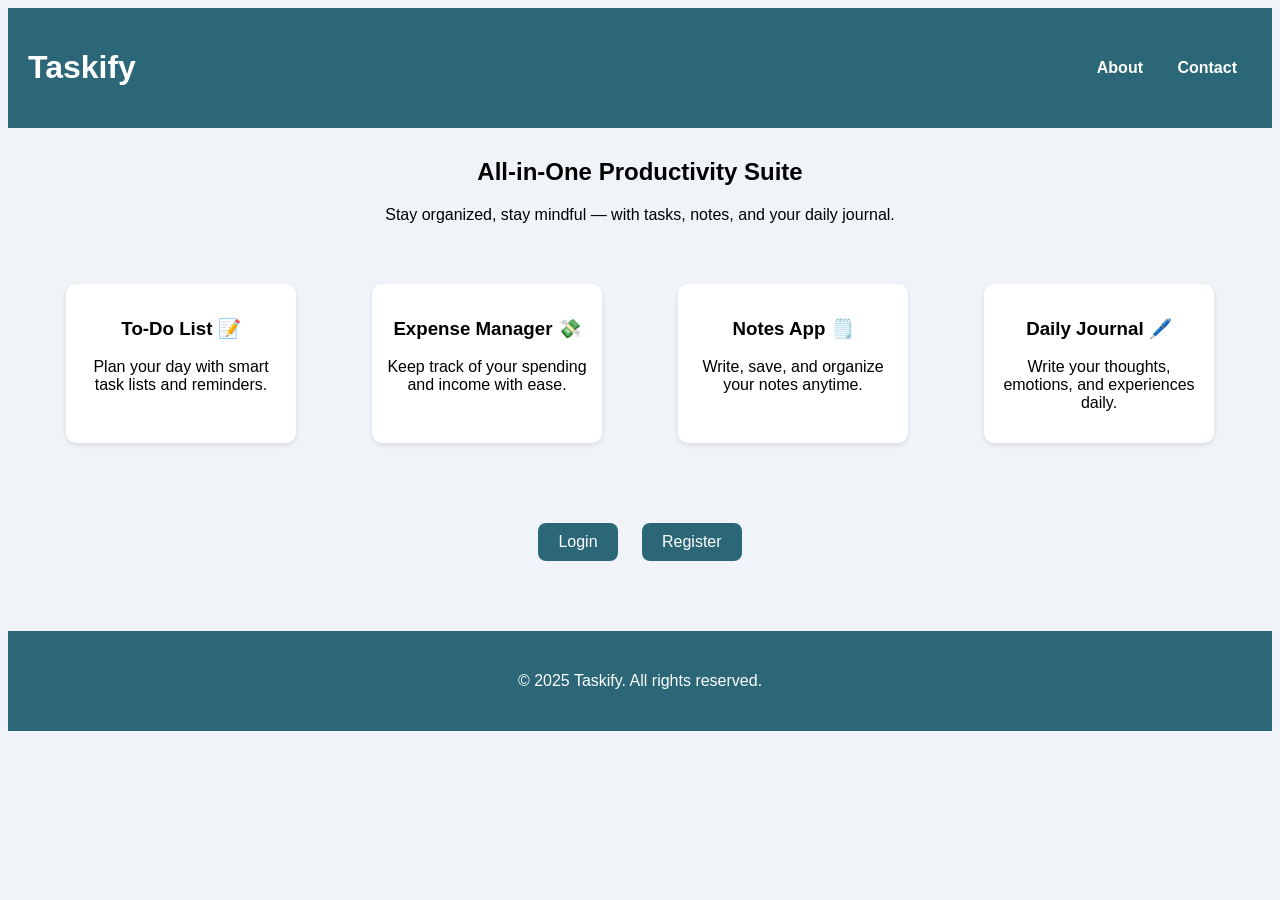
<file: index.html>
<!DOCTYPE html>
<html lang="en">
<head>
  <meta charset="UTF-8" />
  <title>Taskify</title>
  <link rel="stylesheet" href="style.css" />
</head>
<body>

  <header>
    <h1>Taskify</h1>
    <nav>
      <a href="about.html">About</a>
      <a href="contact.html">Contact</a>
    </nav>
  </header>

  <section class="hero">
    <h2>All-in-One Productivity Suite</h2>
    <p>Stay organized, stay mindful — with tasks, notes, and your daily journal.</p>
  </section>

  <section class="features">
    <div class="card">
      <h3>To-Do List 📝</h3>
      <p>Plan your day with smart task lists and reminders.</p>
    </div>
    <div class="card">
      <h3>Expense Manager 💸</h3>
      <p>Keep track of your spending and income with ease.</p>
    </div>
    <div class="card">
      <h3>Notes App 🗒️</h3>
      <p>Write, save, and organize your notes anytime.</p>
    </div>
    <div class="card">
      <h3>Daily Journal 🖊️</h3>
      <p>Write your thoughts, emotions, and experiences daily.</p>
    </div>
  </section>

  <section class="button">
    <button onclick="location.href='login.html'">Login</button>
    <button onclick="location.href='register.html'">Register</button>
  </section>

  <footer>
    <p>© 2025 Taskify. All rights reserved.</p>
  </footer>

</body>
</html>
</file>
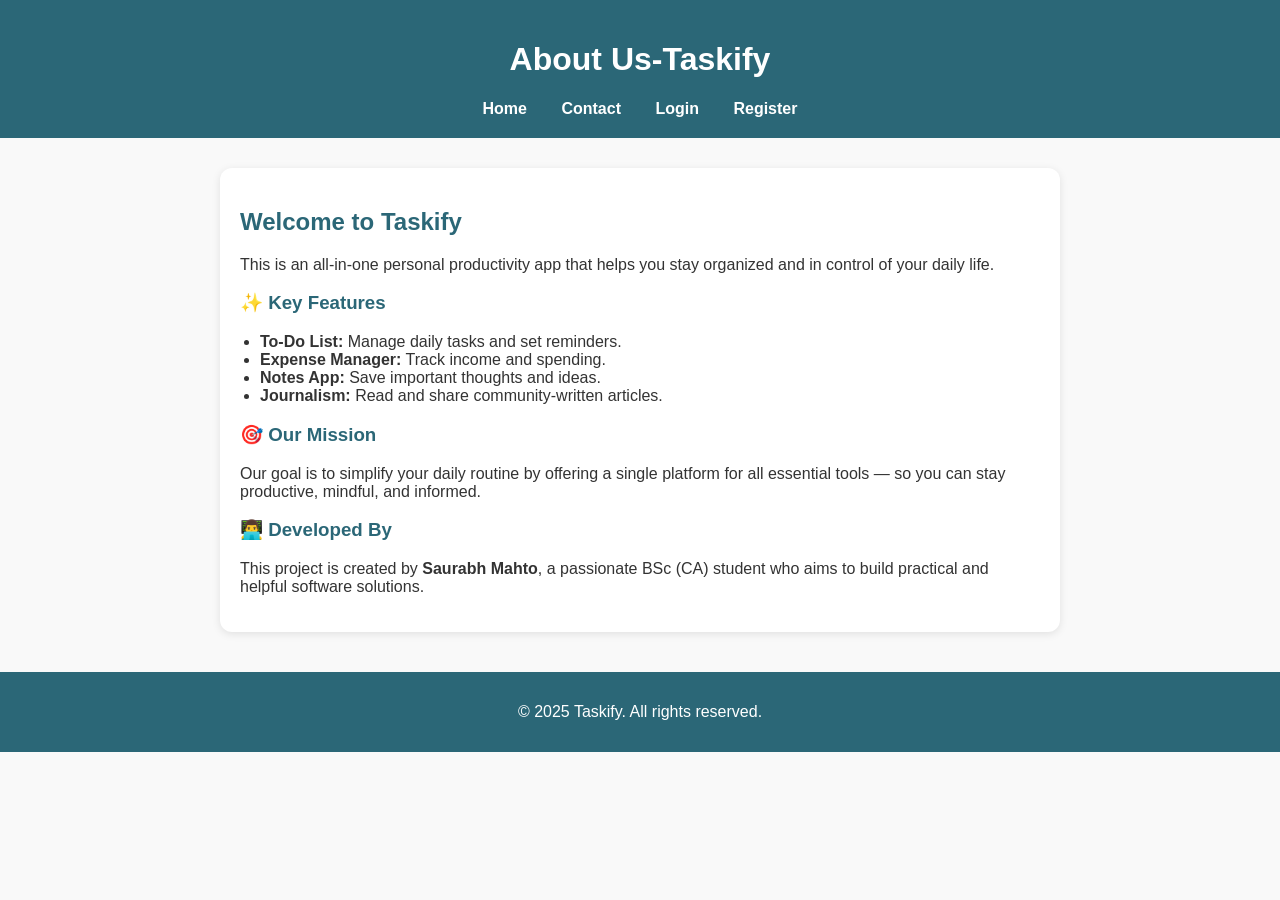
<file: about.html>
<!DOCTYPE html>
<html lang="en">
<head>
  <meta charset="UTF-8" />
  <title>About | Taskify</title>
  <style>
    body {
      margin: 0;
      padding: 0;
      font-family: 'Segoe UI', sans-serif;
      background-color: #f9f9f9;
      color: #333;
    }

    header {
      background-color: #2b6777;
      color: white;
      padding: 20px;
      text-align: center;
    }

    nav {
      margin-top: 10px;
    }

    nav a {
      color: #fff;
      text-decoration: none;
      margin: 0 15px;
      font-weight: bold;
    }

    nav a:hover {
      text-decoration: underline;
    }

    .content {
      max-width: 800px;
      margin: 30px auto;
      padding: 20px;
      background: white;
      border-radius: 12px;
      box-shadow: 0 2px 8px rgba(0,0,0,0.1);
    }

    h2, h3 {
      color: #2b6777;
    }

    ul {
      list-style-type: disc;
      padding-left: 20px;
    }

    footer {
      background-color: #2b6777;
      color: white;
      text-align: center;
      padding: 15px;
      margin-top: 40px;
    }
  </style>
</head>
<body>

  <header>
    <h1>About Us-Taskify</h1>
    <nav>
      <a href="index.html">Home</a>
      <a href="contact.html">Contact</a>
      <a href="login.html">Login</a>
      <a href="register.html">Register</a>
    </nav>
  </header>

  <main class="content">
    <section class="intro">
      <h2>Welcome to Taskify</h2>
      <p>This is an all-in-one personal productivity app that helps you stay organized and in control of your daily life.</p>
    </section>

    <section class="features">
      <h3>✨ Key Features</h3>
      <ul>
        <li><strong>To-Do List:</strong> Manage daily tasks and set reminders.</li>
        <li><strong>Expense Manager:</strong> Track income and spending.</li>
        <li><strong>Notes App:</strong> Save important thoughts and ideas.</li>
        <li><strong>Journalism:</strong> Read and share community-written articles.</li>
      </ul>
    </section>

    <section class="mission">
      <h3>🎯 Our Mission</h3>
      <p>Our goal is to simplify your daily routine by offering a single platform for all essential tools — so you can stay productive, mindful, and informed.</p>
    </section>

    <section class="developer">
      <h3>👨‍💻 Developed By</h3>
      <p>This project is created by <strong>Saurabh Mahto</strong>, a passionate BSc (CA) student who aims to build practical and helpful software solutions.</p>
    </section>
  </main>

  <footer>
    <p>© 2025 Taskify. All rights reserved.</p>
  </footer>

</body>
</html>
</file>
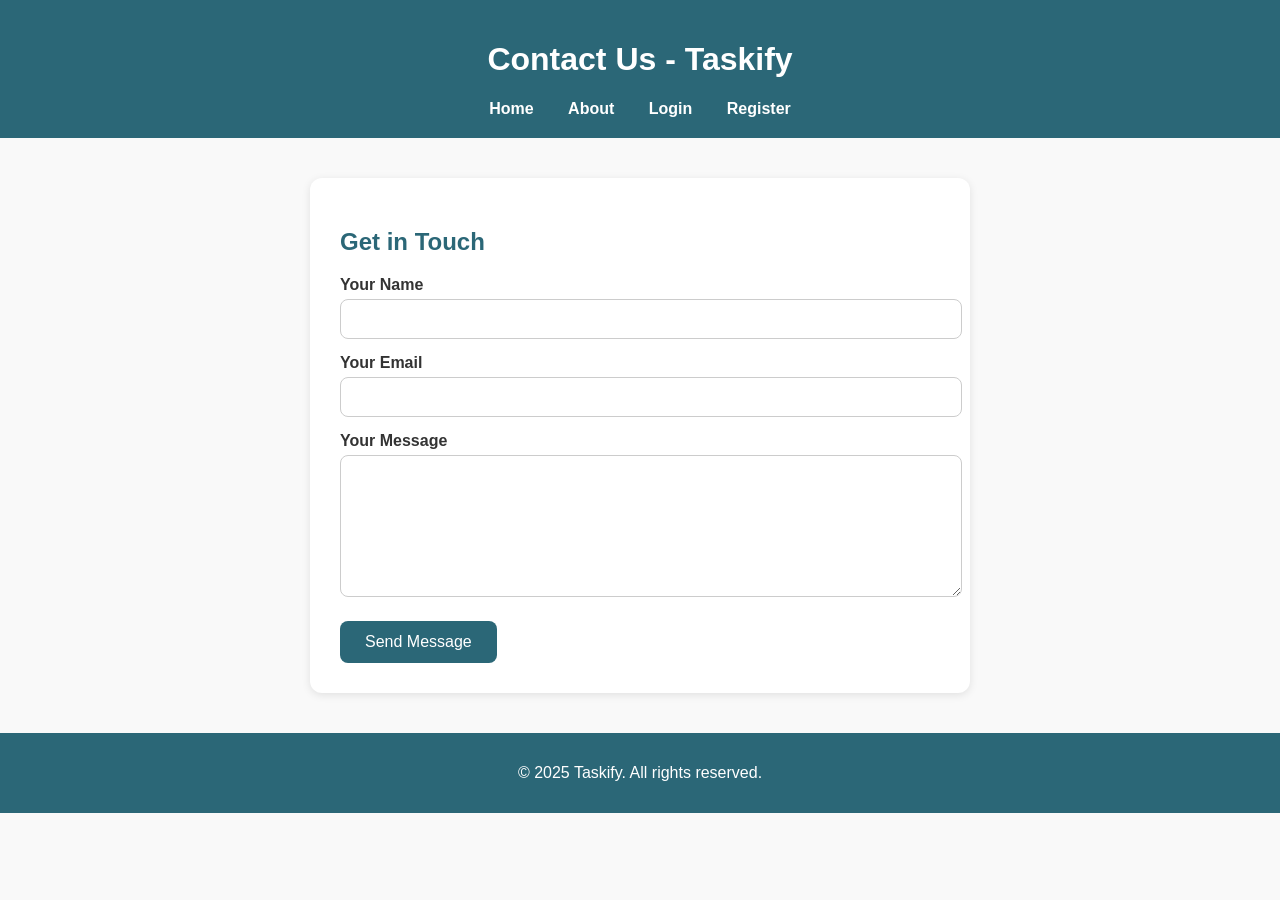
<file: contact.html>
<!DOCTYPE html>
<html lang="en">
<head>
  <meta charset="UTF-8" />
  <title>Contact | Taskify</title>
  <style>
    body {
      margin: 0;
      padding: 0;
      font-family: 'Segoe UI', sans-serif;
      background-color: #f9f9f9;
      color: #333;
    }

    header {
      background-color: #2b6777;
      color: white;
      padding: 20px;
      text-align: center;
    }

    nav {
      margin-top: 10px;
    }

    nav a {
      color: #fff;
      text-decoration: none;
      margin: 0 15px;
      font-weight: bold;
    }

    nav a:hover {
      text-decoration: underline;
    }

    .contact-section {
      max-width: 600px;
      margin: 40px auto;
      padding: 30px;
      background-color: white;
      border-radius: 12px;
      box-shadow: 0 2px 8px rgba(0,0,0,0.1);
    }

    .contact-section h2 {
      color: #2b6777;
      margin-bottom: 20px;
    }

    label {
      display: block;
      margin: 15px 0 5px;
      font-weight: bold;
    }

    input, textarea {
      width: 100%;
      padding: 10px;
      border: 1px solid #ccc;
      border-radius: 8px;
      font-size: 16px;
    }

    textarea {
      height: 120px;
      resize: vertical;
    }

    button {
      margin-top: 20px;
      background-color: #2b6777;
      color: white;
      padding: 12px 25px;
      border: none;
      border-radius: 8px;
      font-size: 16px;
      cursor: pointer;
    }

    button:hover {
      background-color: #3b8b9c;
    }

    footer {
      background-color: #2b6777;
      color: white;
      text-align: center;
      padding: 15px;
      margin-top: 40px;
    }
  </style>
</head>
<body>

  <header>
    <h1>Contact Us - Taskify</h1>
    <nav>
      <a href="index.html">Home</a>
      <a href="about.html">About</a>
      <a href="login.html">Login</a>
      <a href="register.html">Register</a>
    </nav>
  </header>

  <section class="contact-section">
    <h2>Get in Touch</h2>
    <form action="#" method="post">
      <label for="name">Your Name</label>
      <input type="text" id="name" name="name" required />

      <label for="email">Your Email</label>
      <input type="email" id="email" name="email" required />

      <label for="message">Your Message</label>
      <textarea id="message" name="message" required></textarea>

      <button type="submit">Send Message</button>
    </form>
  </section>

  <footer>
    <p>© 2025 Taskify. All rights reserved.</p>
  </footer>

</body>
</html>
</file>
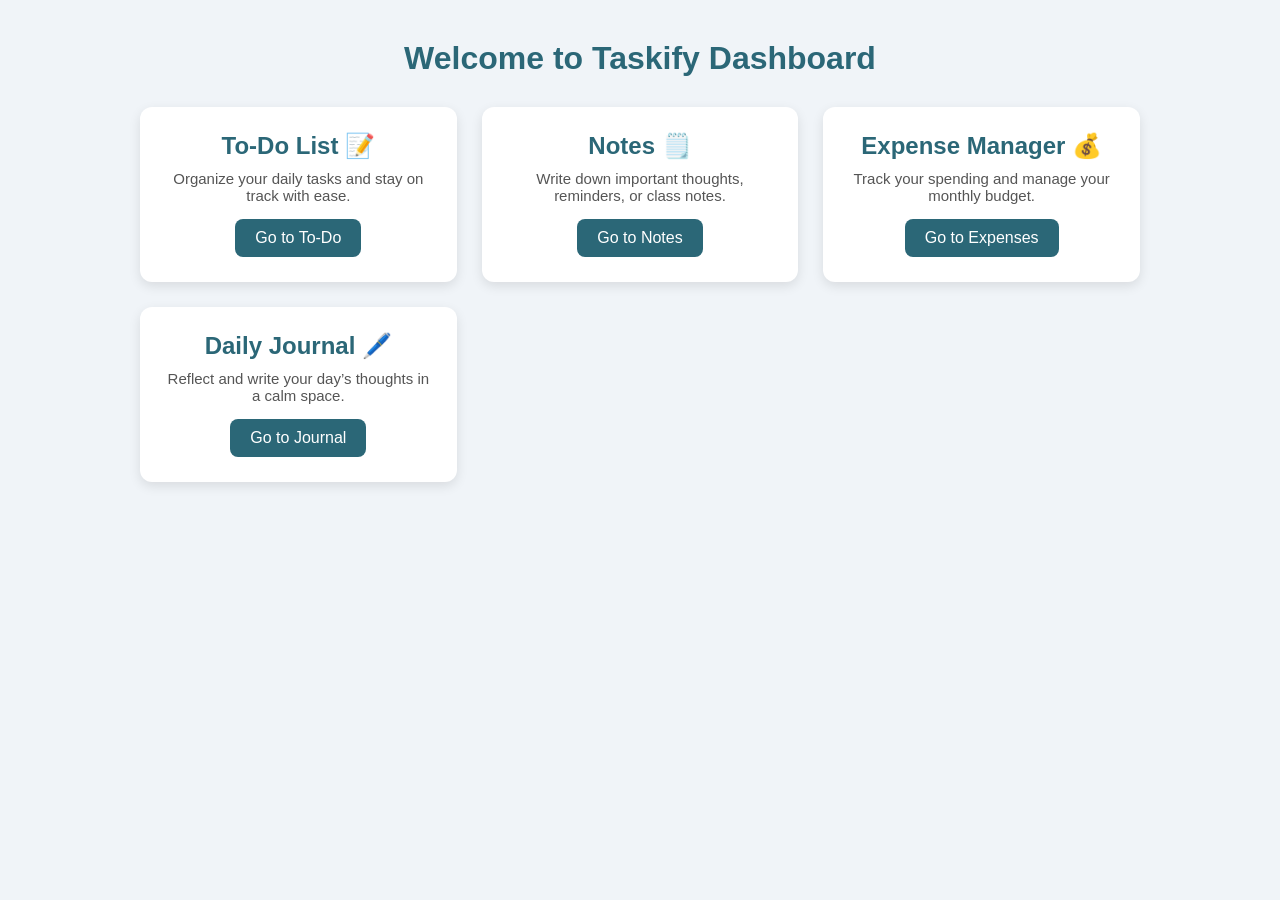
<file: dashboard.html>
<!DOCTYPE html>
<html lang="en">
<head>
  <meta charset="UTF-8" />
  <title>Taskify Dashboard Cards</title>
  <style>
    * {
      box-sizing: border-box;
      margin: 0;
      padding: 0;
    }

    body {
      font-family: 'Segoe UI', sans-serif;
      background-color: #f0f4f8;
      padding: 40px 20px;
    }

    h1 {
      text-align: center;
      color: #2b6777;
      margin-bottom: 30px;
    }

    .card-container {
      display: grid;
      grid-template-columns: repeat(auto-fit, minmax(250px, 1fr));
      gap: 25px;
      max-width: 1000px;
      margin: 0 auto;
    }

    .card {
      background-color: white;
      border-radius: 12px;
      box-shadow: 0 4px 12px rgba(0, 0, 0, 0.1);
      padding: 25px;
      text-align: center;
      transition: transform 0.3s ease, box-shadow 0.3s ease;
    }

    .card:hover {
      transform: translateY(-5px);
      box-shadow: 0 6px 16px rgba(0, 0, 0, 0.15);
    }

    .card h2 {
      color: #2b6777;
      margin-bottom: 10px;
    }

    .card p {
      font-size: 15px;
      color: #555;
      margin-bottom: 15px;
    }

    .card a {
      display: inline-block;
      text-decoration: none;
      background-color: #2b6777;
      color: white;
      padding: 10px 20px;
      border-radius: 8px;
      transition: background-color 0.2s;
    }

    .card a:hover {
      background-color: #3b8b9c;
    }
  </style>
</head>
<body>

  <h1>Welcome to Taskify Dashboard</h1>

  <div class="card-container">

    <!-- To-Do List -->
    <div class="card">
      <h2>To-Do List 📝</h2>
      <p>Organize your daily tasks and stay on track with ease.</p>
      <a href="todo.html">Go to To-Do</a>
    </div>

    <!-- Notes -->
    <div class="card">
      <h2>Notes 🗒️ </h2>
      <p>Write down important thoughts, reminders, or class notes.</p>
      <a href="notes.html">Go to Notes</a>
    </div>

    <!-- Expenses -->
    <div class="card">
      <h2>Expense Manager 💰</h2>
      <p>Track your spending and manage your monthly budget.</p>
      <a href="expenses.html">Go to Expenses</a>
    </div>

    <!-- Journal -->
    <div class="card">
      <h2>Daily Journal 🖊️</h2>
      <p>Reflect and write your day’s thoughts in a calm space.</p>
      <a href="journal.html">Go to Journal</a>
    </div>

  </div>

</body>
</html>
</file>
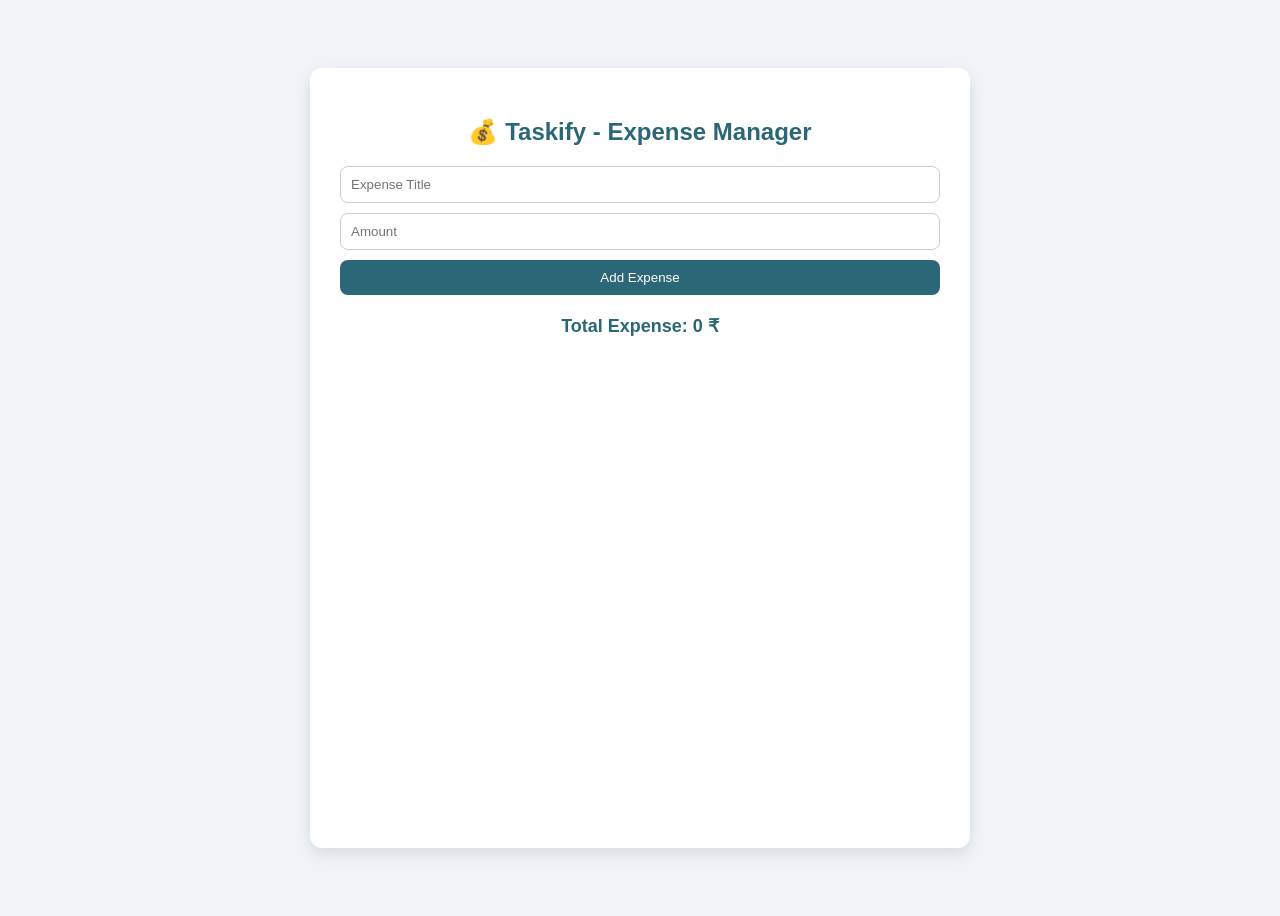
<file: expenses.html>
<!DOCTYPE html>
<html lang="en">
<head>
  <meta charset="UTF-8" />
  <title>Taskify - Expense Manager</title>
  <style>
    body {
      font-family: 'Segoe UI', sans-serif;
      background-color: #f0f4f8;
      display: flex;
      justify-content: center;
      align-items: center;
      height: 100vh;
    }

    .expense-container {
      background-color: white;
      padding: 30px;
      border-radius: 12px;
      box-shadow: 0 6px 15px rgba(0, 0, 0, 0.1);
      width: 100%;
      max-width: 600px;
      overflow-y: auto;
      height: 80%;
    }

    h2 {
      text-align: center;
      color: #2b6777;
      margin-bottom: 20px;
    }

    .input-section {
      display: flex;
      flex-direction: column;
      margin-bottom: 20px;
    }

    .input-section input {
      padding: 10px;
      border: 1px solid #ccc;
      border-radius: 8px;
      margin-bottom: 10px;
      outline: none;
    }

    .input-section button {
      padding: 10px 20px;
      background-color: #2b6777;
      color: white;
      border: none;
      border-radius: 8px;
      cursor: pointer;
    }

    .input-section button:hover {
      background-color: #3b8b9c;
    }

    .expense-list {
      list-style: none;
      padding: 0;
    }

    .expense-item {
      background-color: #f8f9fa;
      margin-bottom: 10px;
      padding: 15px;
      border-radius: 8px;
      display: flex;
      justify-content: space-between;
      align-items: center;
    }

    .expense-item button {
      background: none;
      border: none;
      cursor: pointer;
      color: #2b6777;
    }

    .expense-item button:hover {
      text-decoration: underline;
    }

    .total-expense {
      margin-top: 20px;
      text-align: center;
      font-size: 18px;
      font-weight: bold;
      color: #2b6777;
    }
  </style>
</head>
<body>

  <div class="expense-container">
    <h2>💰 Taskify - Expense Manager</h2>

    <!-- Input Section -->
    <div class="input-section">
      <input type="text" id="expenseTitle" placeholder="Expense Title" />
      <input type="number" id="expenseAmount" placeholder="Amount" />
      <button onclick="addExpense()">Add Expense</button>
    </div>

    <!-- Expense List -->
    <ul class="expense-list" id="expenseList"></ul>

    <!-- Total Expense -->
    <div class="total-expense">
      Total Expense: <span id="totalExpense">0</span> ₹
    </div>
  </div>

  <script>
    let expenses = JSON.parse(localStorage.getItem("expenses")) || [];

    // Render Expenses
    function renderExpenses() {
      const list = document.getElementById("expenseList");
      const totalExpense = document.getElementById("totalExpense");
      list.innerHTML = "";
      let total = 0;

      expenses.forEach((expense, index) => {
        const li = document.createElement("li");
        li.className = "expense-item";

        li.innerHTML = `
          <div>
            <h4>${expense.title}</h4>
            <p>${expense.amount} ₹</p>
          </div>
          <div>
            <button onclick="editExpense(${index})">Edit</button>
            <button onclick="deleteExpense(${index})">Delete</button>
          </div>
        `;
        list.appendChild(li);
        total += expense.amount;
      });

      totalExpense.textContent = total;
      localStorage.setItem("expenses", JSON.stringify(expenses));
    }

    // Add Expense Function
    function addExpense() {
      const title = document.getElementById("expenseTitle").value.trim();
      const amount = parseFloat(document.getElementById("expenseAmount").value.trim());

      if (title && !isNaN(amount) && amount > 0) {
        expenses.push({ title, amount });
        document.getElementById("expenseTitle").value = "";
        document.getElementById("expenseAmount").value = "";
        renderExpenses();
      }
    }

    // Edit Expense Function
    function editExpense(index) {
      const expense = expenses[index];
      const newTitle = prompt("Edit Title:", expense.title);
      const newAmount = prompt("Edit Amount:", expense.amount);

      if (newTitle !== null && newAmount !== null && !isNaN(newAmount) && newAmount > 0) {
        expenses[index] = { title: newTitle, amount: parseFloat(newAmount) };
        renderExpenses();
      }
    }

    // Delete Expense Function
    function deleteExpense(index) {
      expenses.splice(index, 1);
      renderExpenses();
    }

    // Initial Render
    renderExpenses();
  </script>

</body>
</html>
</file>
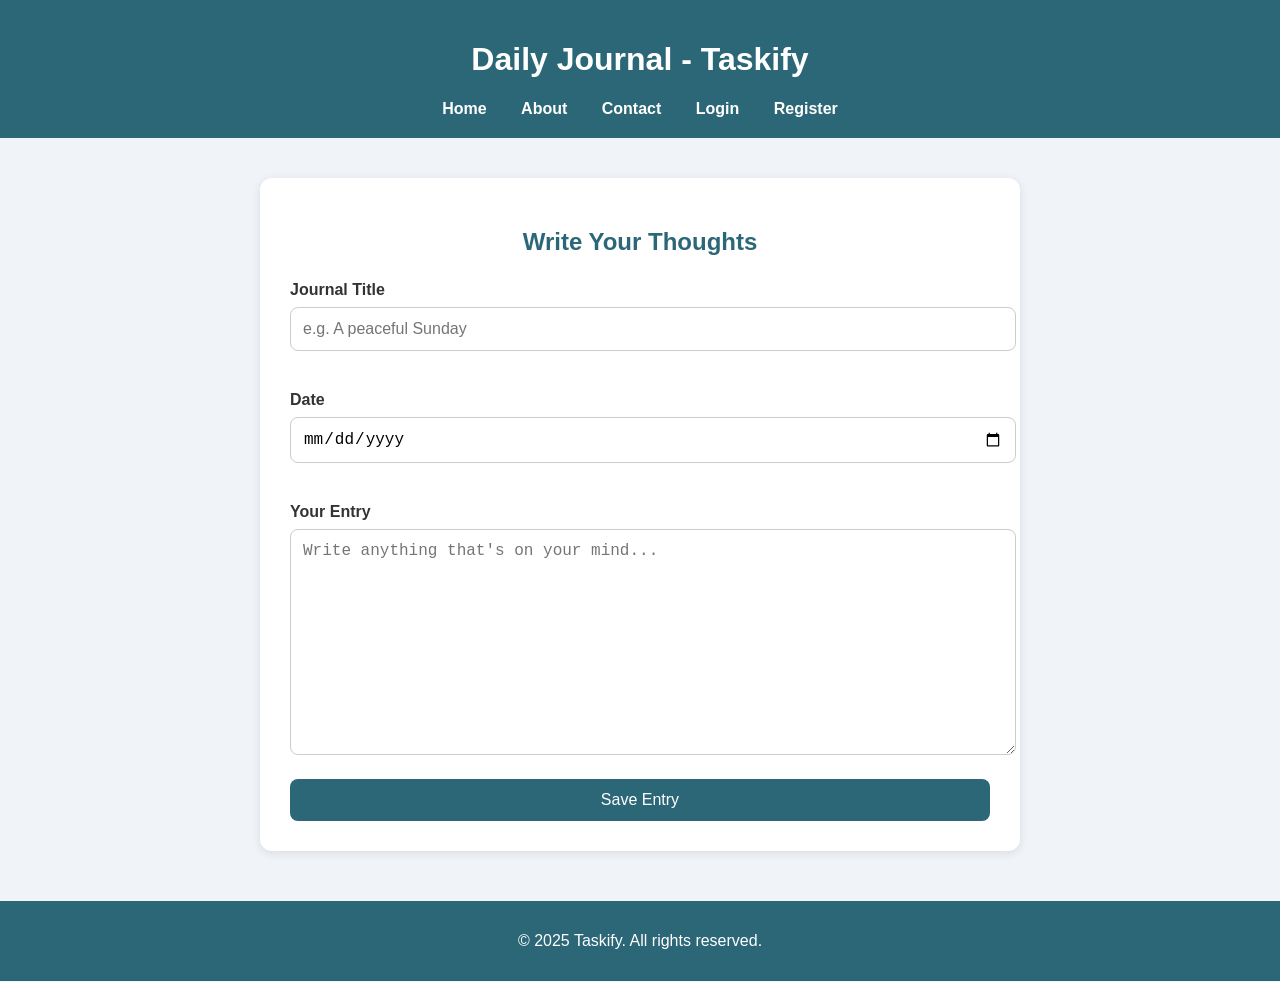
<file: journal.html>
<!DOCTYPE html>
<html lang="en">
<head>
  <meta charset="UTF-8" />
  <title>Daily Journal | Taskify</title>
  <style>
    body {
      margin: 0;
      padding: 0;
      font-family: 'Segoe UI', sans-serif;
      background-color: #f0f4f8;
      color: #333;
    }

    header {
      background-color: #2b6777;
      color: white;
      padding: 20px;
      text-align: center;
    }

    nav {
      margin-top: 10px;
    }

    nav a {
      color: #fff;
      text-decoration: none;
      margin: 0 15px;
      font-weight: bold;
    }

    nav a:hover {
      text-decoration: underline;
    }

    .journal-container {
      max-width: 700px;
      margin: 40px auto;
      padding: 30px;
      background-color: white;
      border-radius: 12px;
      box-shadow: 0 2px 10px rgba(0,0,0,0.1);
    }

    .journal-container h2 {
      color: #2b6777;
      text-align: center;
      margin-bottom: 25px;
    }

    label {
      font-weight: bold;
      display: block;
      margin-top: 20px;
      margin-bottom: 8px;
    }

    input[type="text"],
    input[type="date"],
    textarea {
      width: 100%;
      padding: 12px;
      border: 1px solid #ccc;
      border-radius: 8px;
      font-size: 16px;
      margin-bottom: 20px;
    }

    textarea {
      height: 200px;
      resize: vertical;
    }

    button {
      width: 100%;
      background-color: #2b6777;
      color: white;
      padding: 12px;
      border: none;
      border-radius: 8px;
      font-size: 16px;
      cursor: pointer;
    }

    button:hover {
      background-color: #3b8b9c;
    }

    footer {
      background-color: #2b6777;
      color: white;
      text-align: center;
      padding: 15px;
      margin-top: 50px;
    }
  </style>
</head>
<body>

  <header>
    <h1>Daily Journal - Taskify</h1>
    <nav>
      <a href="index.html">Home</a>
      <a href="about.html">About</a>
      <a href="contact.html">Contact</a>
      <a href="login.html">Login</a>
      <a href="register.html">Register</a>
    </nav>
  </header>

  <section class="journal-container">
    <h2>Write Your Thoughts</h2>
    <form action="#" method="post">
      <label for="title">Journal Title</label>
      <input type="text" id="title" name="title" placeholder="e.g. A peaceful Sunday" required />

      <label for="date">Date</label>
      <input type="date" id="date" name="date" required />

      <label for="entry">Your Entry</label>
      <textarea id="entry" name="entry" placeholder="Write anything that's on your mind..." required></textarea>

      <button type="submit">Save Entry</button>
    </form>
  </section>

  <footer>
    <p>© 2025 Taskify. All rights reserved.</p>
  </footer>

</body>
</html>
</file>
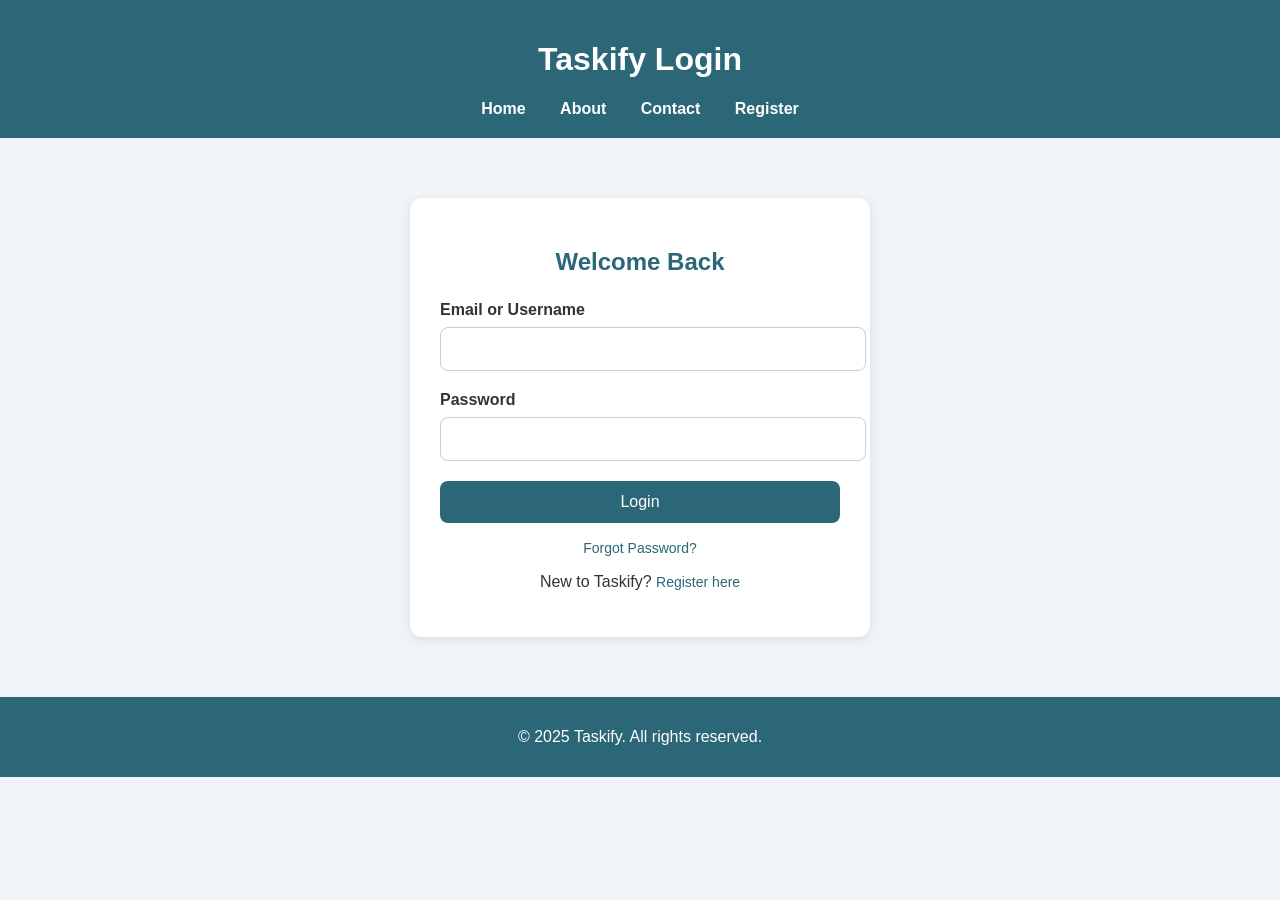
<file: login.html>
<!DOCTYPE html>
<html lang="en">
<head>
  <meta charset="UTF-8" />
  <title>Login | Taskify</title>
  <style>
    body {
      margin: 0;
      padding: 0;
      font-family: 'Segoe UI', sans-serif;
      background-color: #f0f4f8;
      color: #333;
    }

    header {
      background-color: #2b6777;
      color: white;
      padding: 20px;
      text-align: center;
    }

    nav {
      margin-top: 10px;
    }

    nav a {
      color: #fff;
      text-decoration: none;
      margin: 0 15px;
      font-weight: bold;
    }

    nav a:hover {
      text-decoration: underline;
    }

    .login-container {
      max-width: 400px;
      margin: 60px auto;
      padding: 30px;
      background-color: white;
      border-radius: 12px;
      box-shadow: 0 2px 10px rgba(0,0,0,0.1);
    }

    .login-container h2 {
      text-align: center;
      margin-bottom: 25px;
      color: #2b6777;
    }

    label {
      display: block;
      margin-bottom: 8px;
      font-weight: bold;
    }

    input {
      width: 100%;
      padding: 12px;
      margin-bottom: 20px;
      border: 1px solid #ccc;
      border-radius: 8px;
      font-size: 16px;
    }

    button {
      width: 100%;
      padding: 12px;
      background-color: #2b6777;
      color: white;
      border: none;
      border-radius: 8px;
      font-size: 16px;
      cursor: pointer;
    }

    button:hover {
      background-color: #3b8b9c;
    }

    .extra-links {
      text-align: center;
      margin-top: 15px;
    }

    .extra-links a {
      color: #2b6777;
      text-decoration: none;
      font-size: 14px;
    }

    .extra-links a:hover {
      text-decoration: underline;
    }

    footer {
      background-color: #2b6777;
      color: white;
      text-align: center;
      padding: 15px;
      margin-top: 60px;
    }
  </style>
</head>
<body>

  <header>
    <h1>Taskify Login</h1>
    <nav>
      <a href="index.html">Home</a>
      <a href="about.html">About</a>
      <a href="contact.html">Contact</a>
      <a href="register.html">Register</a>
    </nav>
  </header>

  <section class="login-container">
    <h2>Welcome Back</h2>
    <form action="#" method="post">
      <label for="email">Email or Username</label>
      <input type="text" id="email" name="email" required />

      <label for="password">Password</label>
      <input type="password" id="password" name="password" required />

      <button type="submit">Login</button>

      <div class="extra-links">
        <p><a href="#">Forgot Password?</a></p>
        <p>New to Taskify? <a href="register.html">Register here</a></p>
      </div>
    </form>
  </section>

  <footer>
    <p>© 2025 Taskify. All rights reserved.</p>
  </footer>

</body>
</html>
</file>
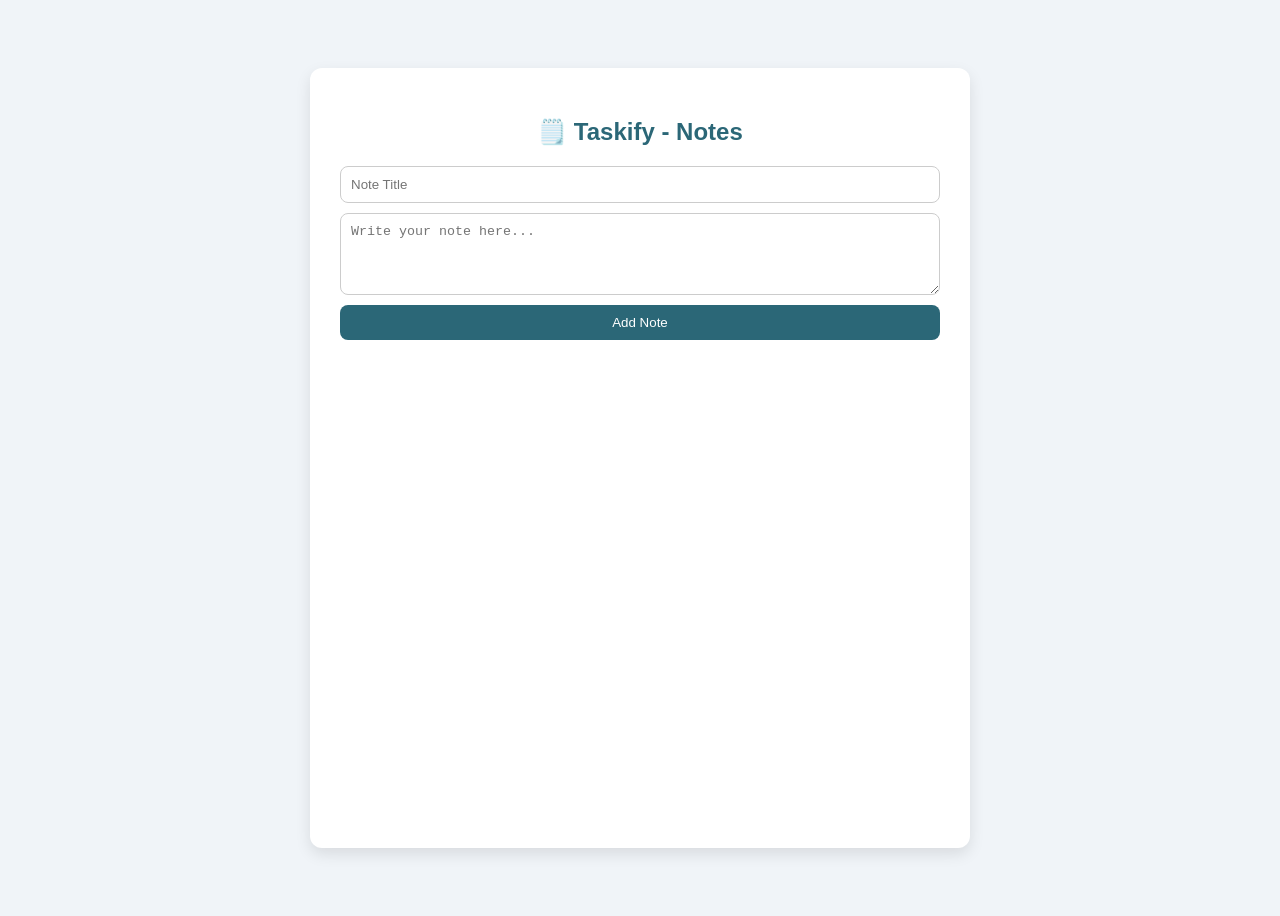
<file: notes.html>
<!DOCTYPE html>
<html lang="en">
<head>
  <meta charset="UTF-8" />
  <title>Taskify - Notes</title>
  <style>
    body {
      font-family: 'Segoe UI', sans-serif;
      background-color: #f0f4f8;
      display: flex;
      justify-content: center;
      align-items: center;
      height: 100vh;
    }

    .notes-container {
      background-color: white;
      padding: 30px;
      border-radius: 12px;
      box-shadow: 0 6px 15px rgba(0, 0, 0, 0.1);
      width: 100%;
      max-width: 600px;
      overflow-y: auto;
      height: 80%;
    }

    h2 {
      text-align: center;
      color: #2b6777;
      margin-bottom: 20px;
    }

    .input-section {
      display: flex;
      flex-direction: column;
      margin-bottom: 20px;
    }

    .input-section input,
    .input-section textarea {
      padding: 10px;
      border: 1px solid #ccc;
      border-radius: 8px;
      margin-bottom: 10px;
      outline: none;
    }

    .input-section button {
      padding: 10px 20px;
      background-color: #2b6777;
      color: white;
      border: none;
      border-radius: 8px;
      cursor: pointer;
    }

    .input-section button:hover {
      background-color: #3b8b9c;
    }

    .note-list {
      list-style: none;
      padding: 0;
    }

    .note-item {
      background-color: #f8f9fa;
      margin-bottom: 10px;
      padding: 15px;
      border-radius: 8px;
      display: flex;
      justify-content: space-between;
      align-items: center;
    }

    .note-item button {
      background: none;
      border: none;
      cursor: pointer;
      color: #2b6777;
    }

    .note-item button:hover {
      text-decoration: underline;
    }
  </style>
</head>
<body>

  <div class="notes-container">
    <h2>🗒️ Taskify - Notes</h2>

    <!-- Input Section -->
    <div class="input-section">
      <input type="text" id="noteTitle" placeholder="Note Title" />
      <textarea id="noteContent" rows="4" placeholder="Write your note here..."></textarea>
      <button onclick="addNote()">Add Note</button>
    </div>

    <!-- Notes List -->
    <ul class="note-list" id="notesList"></ul>
  </div>

  <script>
    // Fetch notes from localStorage
    let notes = JSON.parse(localStorage.getItem("notes")) || [];

    // Render Notes
    function renderNotes() {
      const list = document.getElementById("notesList");
      list.innerHTML = "";

      notes.forEach((note, index) => {
        const li = document.createElement("li");
        li.className = "note-item";

        li.innerHTML = `
          <div>
            <h4>${note.title}</h4>
            <p>${note.content}</p>
          </div>
          <div>
            <button onclick="editNote(${index})">Edit</button>
            <button onclick="deleteNote(${index})">Delete</button>
          </div>
        `;
        list.appendChild(li);
      });

      localStorage.setItem("notes", JSON.stringify(notes));
    }

    // Add Note Function
    function addNote() {
      const title = document.getElementById("noteTitle").value.trim();
      const content = document.getElementById("noteContent").value.trim();

      if (title && content) {
        notes.push({ title, content });
        document.getElementById("noteTitle").value = "";
        document.getElementById("noteContent").value = "";
        renderNotes();
      }
    }

    // Edit Note Function
    function editNote(index) {
      const note = notes[index];
      const newTitle = prompt("Edit Title:", note.title);
      const newContent = prompt("Edit Content:", note.content);

      if (newTitle !== null && newContent !== null) {
        notes[index] = { title: newTitle, content: newContent };
        renderNotes();
      }
    }

    // Delete Note Function
    function deleteNote(index) {
      notes.splice(index, 1);
      renderNotes();
    }

    // Initial Render
    renderNotes();
  </script>

</body>
</html>
</file>
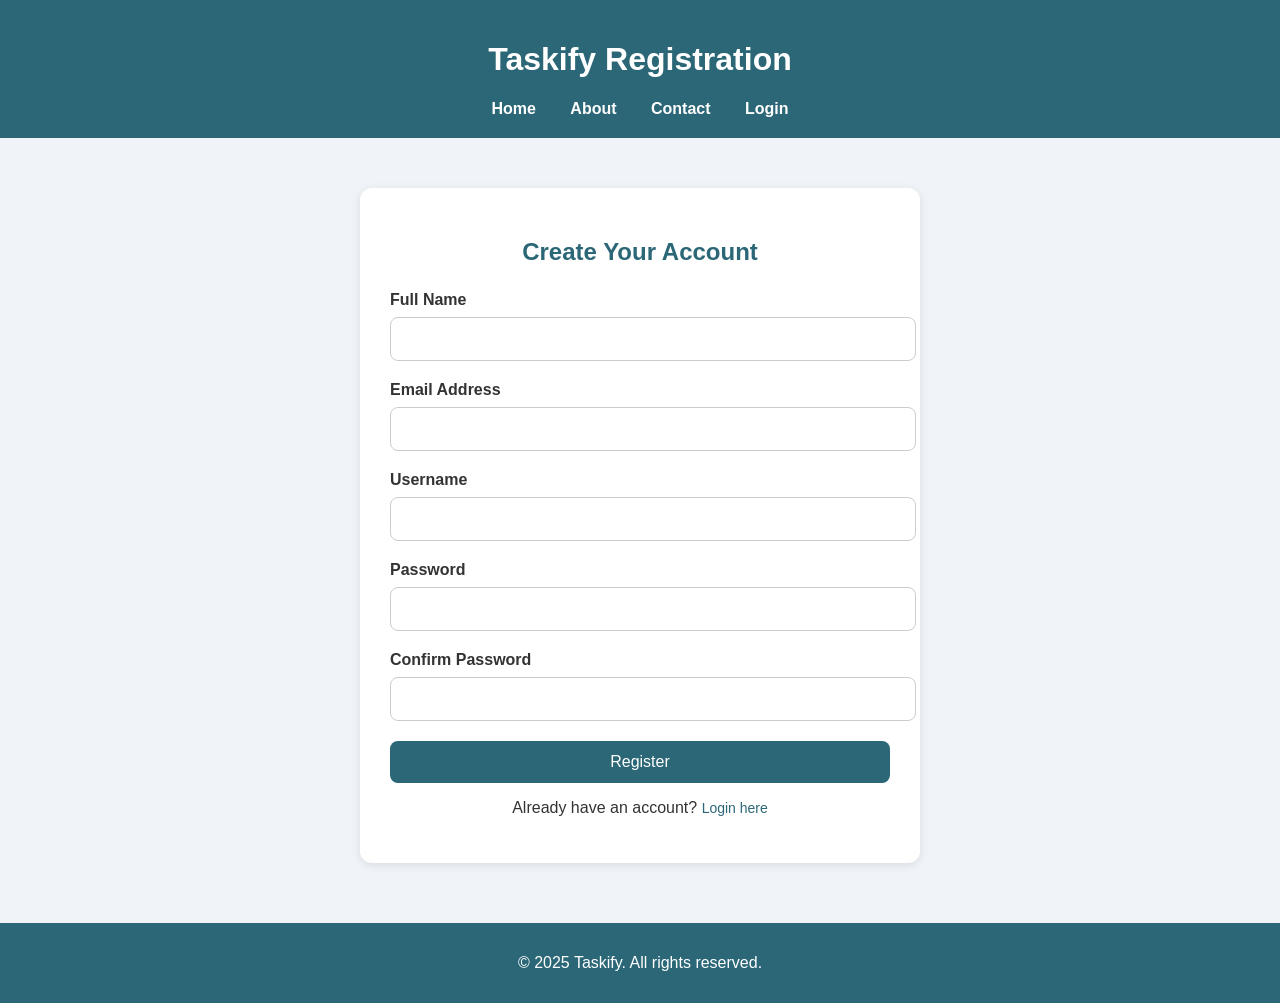
<file: register.html>
<!DOCTYPE html>
<html lang="en">
<head>
  <meta charset="UTF-8" />
  <title>Register | Taskify</title>
  <style>
    body {
      margin: 0;
      padding: 0;
      font-family: 'Segoe UI', sans-serif;
      background-color: #f0f4f8;
      color: #333;
    }

    header {
      background-color: #2b6777;
      color: white;
      padding: 20px;
      text-align: center;
    }

    nav {
      margin-top: 10px;
    }

    nav a {
      color: #fff;
      text-decoration: none;
      margin: 0 15px;
      font-weight: bold;
    }

    nav a:hover {
      text-decoration: underline;
    }

    .register-container {
      max-width: 500px;
      margin: 50px auto;
      padding: 30px;
      background-color: white;
      border-radius: 12px;
      box-shadow: 0 2px 10px rgba(0,0,0,0.1);
    }

    .register-container h2 {
      text-align: center;
      margin-bottom: 25px;
      color: #2b6777;
    }

    label {
      display: block;
      margin-bottom: 8px;
      font-weight: bold;
    }

    input {
      width: 100%;
      padding: 12px;
      margin-bottom: 20px;
      border: 1px solid #ccc;
      border-radius: 8px;
      font-size: 16px;
    }

    button {
      width: 100%;
      padding: 12px;
      background-color: #2b6777;
      color: white;
      border: none;
      border-radius: 8px;
      font-size: 16px;
      cursor: pointer;
    }

    button:hover {
      background-color: #3b8b9c;
    }

    .extra-links {
      text-align: center;
      margin-top: 15px;
    }

    .extra-links a {
      color: #2b6777;
      text-decoration: none;
      font-size: 14px;
    }

    .extra-links a:hover {
      text-decoration: underline;
    }

    footer {
      background-color: #2b6777;
      color: white;
      text-align: center;
      padding: 15px;
      margin-top: 60px;
    }
  </style>
</head>
<body>

  <header>
    <h1>Taskify Registration</h1>
    <nav>
      <a href="index.html">Home</a>
      <a href="about.html">About</a>
      <a href="contact.html">Contact</a>
      <a href="login.html">Login</a>
    </nav>
  </header>

  <section class="register-container">
    <h2>Create Your Account</h2>
    <form action="#" method="post">
      <label for="fullname">Full Name</label>
      <input type="text" id="fullname" name="fullname" required />

      <label for="email">Email Address</label>
      <input type="email" id="email" name="email" required />

      <label for="username">Username</label>
      <input type="text" id="username" name="username" required />

      <label for="password">Password</label>
      <input type="password" id="password" name="password" required />

      <label for="confirm">Confirm Password</label>
      <input type="password" id="confirm" name="confirm" required />

      <button type="submit">Register</button>

      <div class="extra-links">
        <p>Already have an account? <a href="login.html">Login here</a></p>
      </div>
    </form>
  </section>

  <footer>
    <p>© 2025 Taskify. All rights reserved.</p>
  </footer>

</body>
</html>
</file>
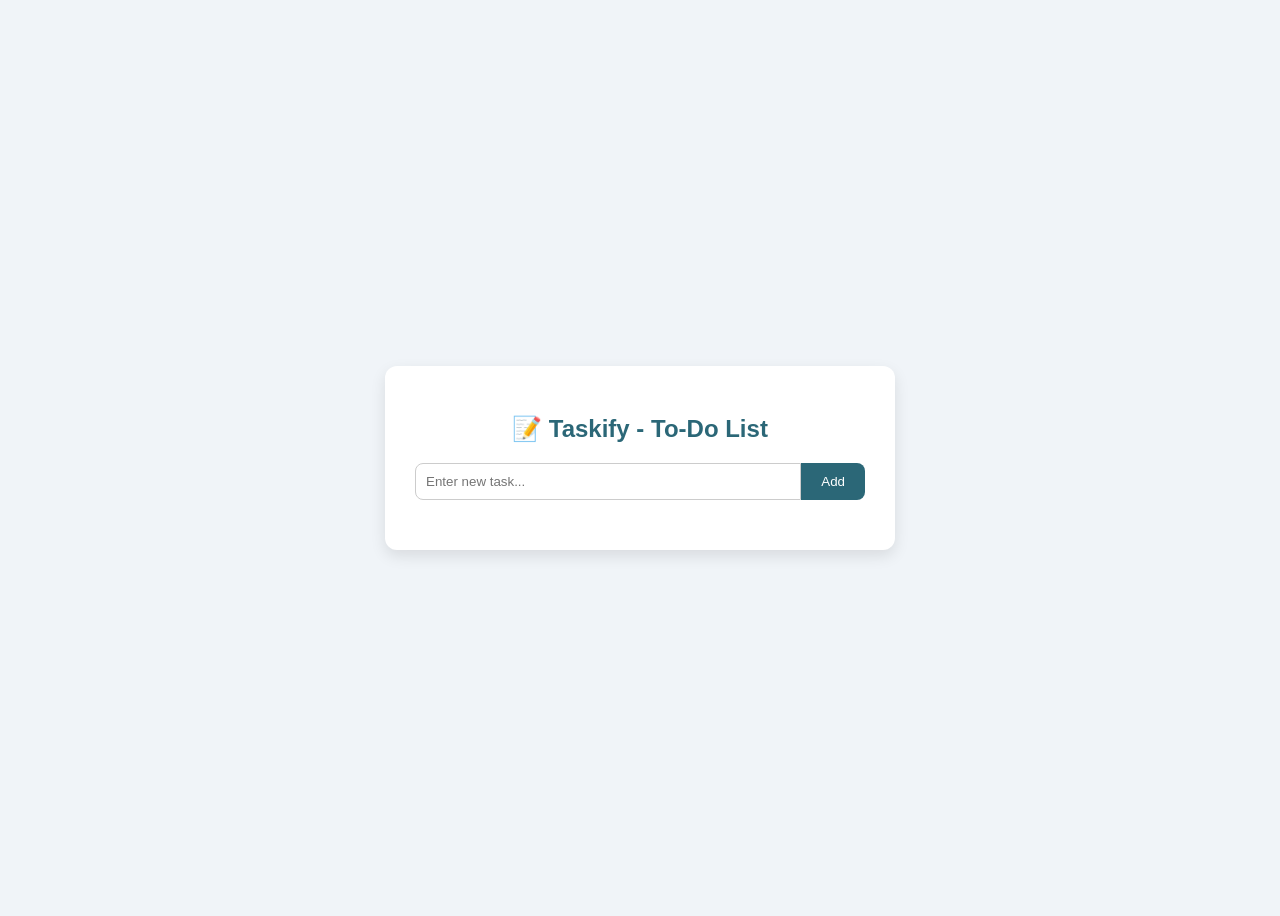
<file: todo.html>
<!DOCTYPE html>
<html lang="en">
<head>
  <meta charset="UTF-8" />
  <title>Taskify - To-Do List</title>
  <style>
    body {
      font-family: 'Segoe UI', sans-serif;
      background-color: #f0f4f8;
      display: flex;
      justify-content: center;
      align-items: center;
      height: 100vh;
    }

    .todo-container {
      background-color: white;
      padding: 30px;
      border-radius: 12px;
      box-shadow: 0 6px 15px rgba(0, 0, 0, 0.1);
      width: 100%;
      max-width: 450px;
    }

    h2 {
      text-align: center;
      color: #2b6777;
      margin-bottom: 20px;
    }

    .input-section {
      display: flex;
      margin-bottom: 20px;
    }

    .input-section input {
      flex: 1;
      padding: 10px;
      border: 1px solid #ccc;
      border-radius: 8px 0 0 8px;
      outline: none;
    }

    .input-section button {
      padding: 10px 20px;
      background-color: #2b6777;
      color: white;
      border: none;
      border-radius: 0 8px 8px 0;
      cursor: pointer;
    }

    ul {
      list-style: none;
      padding: 0;
    }

    li {
      background-color: #f8f9fa;
      margin-bottom: 10px;
      padding: 10px 15px;
      border-radius: 8px;
      display: flex;
      justify-content: space-between;
      align-items: center;
    }

    li.completed {
      text-decoration: line-through;
      color: gray;
    }

    .btns {
      display: flex;
      gap: 10px;
    }

    .btns button {
      border: none;
      background-color: transparent;
      cursor: pointer;
      font-size: 16px;
    }

    .btns button.complete {
      color: green;
    }

    .btns button.delete {
      color: red;
    }
  </style>
</head>
<body>

  <div class="todo-container">
    <h2>📝 Taskify - To-Do List</h2>

    <div class="input-section">
      <input type="text" id="taskInput" placeholder="Enter new task..." />
      <button onclick="addTask()">Add</button>
    </div>

    <ul id="taskList"></ul>
  </div>

  <script>
    let tasks = JSON.parse(localStorage.getItem("tasks")) || [];

    function renderTasks() {
      const list = document.getElementById("taskList");
      list.innerHTML = "";

      tasks.forEach((task, index) => {
        const li = document.createElement("li");
        li.className = task.completed ? "completed" : "";

        li.innerHTML = `
          ${task.text}
          <div class="btns">
            <button class="complete" onclick="toggleComplete(${index})">✔️</button>
            <button class="delete" onclick="deleteTask(${index})">🗑️</button>
          </div>
        `;
        list.appendChild(li);
      });

      localStorage.setItem("tasks", JSON.stringify(tasks));
    }

    function addTask() {
      const input = document.getElementById("taskInput");
      const text = input.value.trim();

      if (text !== "") {
        tasks.push({ text, completed: false });
        input.value = "";
        renderTasks();
      }
    }

    function toggleComplete(index) {
      tasks[index].completed = !tasks[index].completed;
      renderTasks();
    }

    function deleteTask(index) {
      tasks.splice(index, 1);
      renderTasks();
    }

    renderTasks();
  </script>

</body>
</html>
</file>
<file: style.css>
body {
    font-family: Arial, sans-serif;
    text-align: center;
    background: #f0f4f8;
  }
  
  header {
    background: #2b6777;
    color: white;
    padding: 20px;
    display: flex;
    justify-content: space-between;
    align-items: center;
  }

  nav a{
    color: #fff;
    text-decoration: none;
    margin: 0 15px;
    font-weight: bold;
  }

  nav a:hover {
    text-decoration: underline;
  }
  
  .hero {
    margin: 30px 0;
  }
  
  .features {
    display: flex;
    justify-content: space-around;
    flex-wrap: wrap;
    padding: 20px;
  }
  
  .card {
    background: white;
    padding: 15px;
    margin: 10px;
    width: 200px;
    box-shadow: 0 2px 5px rgba(0,0,0,0.1);
    border-radius: 10px;
  }
  
  .button {
    margin-top: 40px;
  }
  
  button {
    margin: 10px;
    padding: 10px 20px;
    border-radius: 8px;
    border: none;
    background-color: #2b6777;
    color: white;
    font-size: 16px;
    cursor: pointer;
  }

  footer {
    background-color: #2b6777;
    color: white;
    text-align: center;
    padding: 25px;
    margin-top: 60px;
  }
</file>
